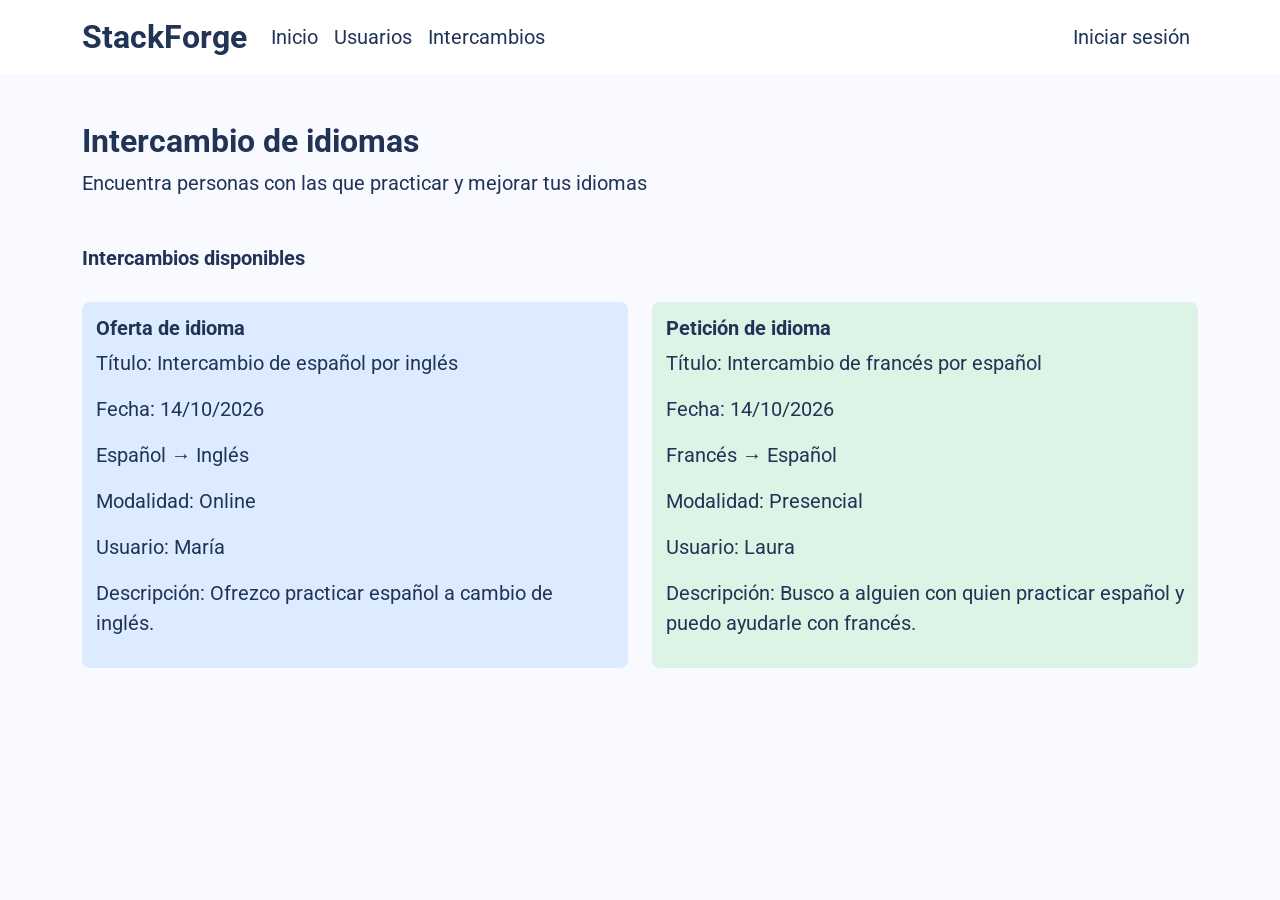
<file: index.html>
<!DOCTYPE html>
<html lang="es">
<head>
    <meta charset="UTF-8">
    <meta name="viewport" content="width=device-width, initial-scale=1.0">
    <title>StackForge - Dashboard</title>

    <!-- Bootstrap -->
    <link href="https://cdn.jsdelivr.net/npm/bootstrap@5.3.3/dist/css/bootstrap.min.css" rel="stylesheet">

    <!-- Estilos propios -->
    <link rel="stylesheet" href="css/styles.css">
</head>
<body>

<!-- Barra de navegación -->
<nav class="navbar navbar-expand-lg">
    <div class="container">
        <a class="navbar-brand" href="index.html">StackForge</a>

        <button class="navbar-toggler" type="button"
                data-bs-toggle="collapse"
                data-bs-target="#menuNavegacion"
                aria-controls="menuNavegacion"
                aria-expanded="false"
                aria-label="Abrir menú">
            <span class="navbar-toggler-icon"></span>
        </button>

        <div class="collapse navbar-collapse" id="menuNavegacion">
            <ul class="navbar-nav">
                <li class="nav-item">
                    <a class="nav-link" href="index.html">Inicio</a>
                </li>
                <li class="nav-item">
                    <a class="nav-link" href="usuarios.html">Usuarios</a>
                </li>
                <li class="nav-item">
                    <a class="nav-link" href="intercambios.html">Intercambios</a>
                </li>
            </ul>

            <ul class="navbar-nav ms-auto">
                <li class="nav-item">
                    <a class="nav-link" href="login.html" id="enlace-login">Iniciar sesión</a>
                </li>
                <li class="nav-item">
                    <button type="button" class="nav-link" id="cerrar-sesion" hidden>
                        Cerrar sesión
                    </button>
                </li>
            </ul>
        </div>
    </div>
</nav>

<!-- Contenido del Dashboard -->
<main class="container mt-5">
    <h1>Intercambio de idiomas</h1>

    <p>Encuentra personas con las que practicar y mejorar tus idiomas</p>

    <section class="mt-5">
        <h2>Intercambios disponibles</h2>

        <div id="lista-intercambios" class="row g-4 mt-2">
            <!-- Las tarjetas se generarán con JavaScript -->
        </div>
    </section>
</main>

<!-- Bootstrap JavaScript -->
<script src="https://cdn.jsdelivr.net/npm/bootstrap@5.3.3/dist/js/bootstrap.bundle.min.js"></script>

<!-- JavaScript del Dashboard -->
<script type="module" src="js/dashboard.js"></script>

</body>
</html>
</file>
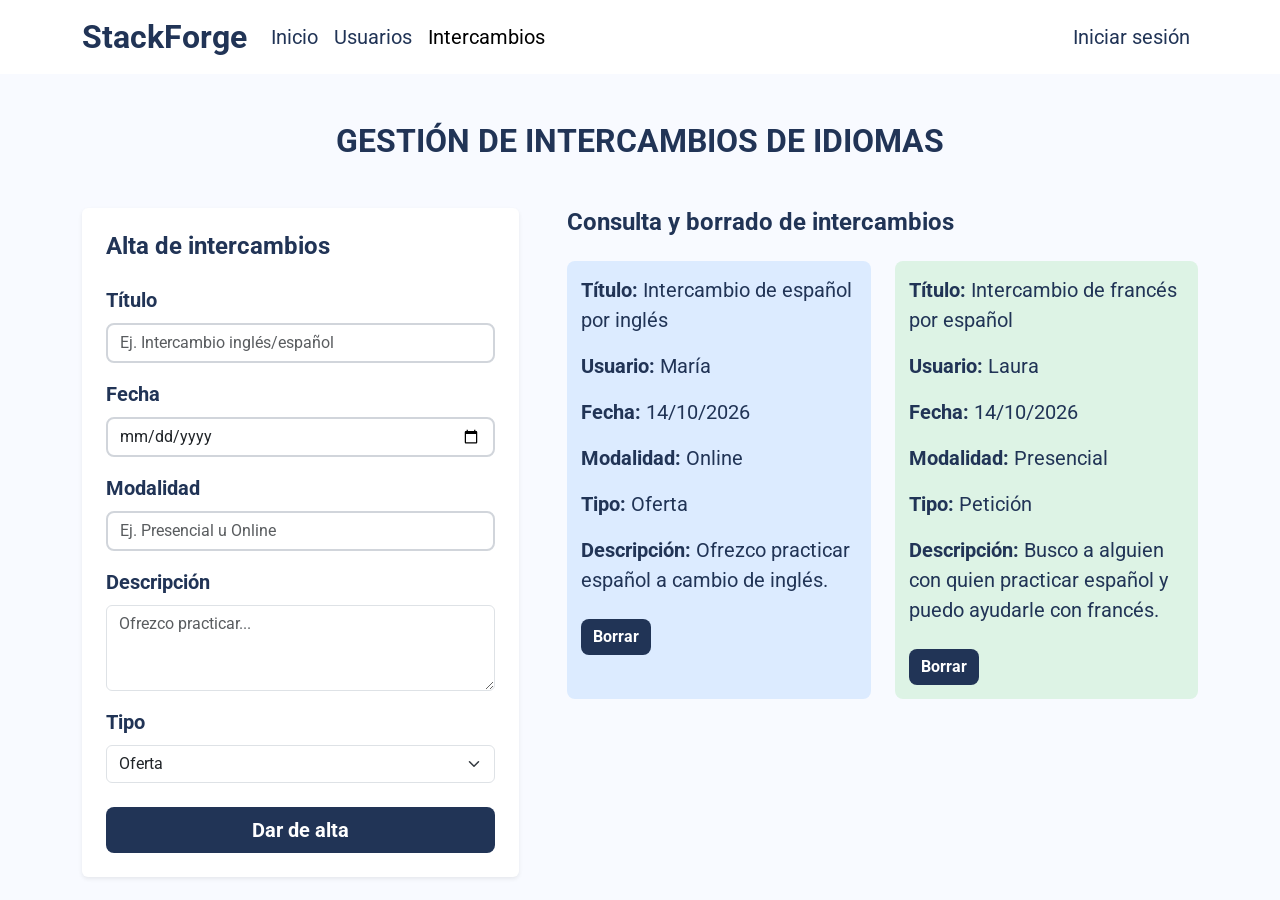
<file: intercambios.html>
<!DOCTYPE html>
<html lang="es">
<head>
    <meta charset="UTF-8">
    <meta name="viewport" content="width=device-width, initial-scale=1.0">
    <title>StackForge - Gestión de Intercambios</title>

    <!-- Bootstrap -->
    <link href="https://cdn.jsdelivr.net/npm/bootstrap@5.3.3/dist/css/bootstrap.min.css" rel="stylesheet">

    <!-- Estilos propios -->
    <link rel="stylesheet" href="css/styles.css">
</head>
<body>

<!-- Barra de navegación común -->
<nav class="navbar navbar-expand-lg">
    <div class="container">
        <a class="navbar-brand" href="index.html">StackForge</a>

        <button class="navbar-toggler" type="button"
                data-bs-toggle="collapse"
                data-bs-target="#menuNavegacion"
                aria-controls="menuNavegacion"
                aria-expanded="false"
                aria-label="Abrir menú">
            <span class="navbar-toggler-icon"></span>
        </button>

        <div class="collapse navbar-collapse" id="menuNavegacion">
            <ul class="navbar-nav">
                <li class="nav-item">
                    <a class="nav-link" href="index.html">Inicio</a>
                </li>
                <li class="nav-item">
                    <a class="nav-link" href="usuarios.html">Usuarios</a>
                </li>
                <li class="nav-item">
                    <a class="nav-link active" href="intercambios.html">Intercambios</a>
                </li>
            </ul>

            <ul class="navbar-nav ms-auto">
                <li class="nav-item">
                    <a class="nav-link" href="login.html" id="enlace-login">Iniciar sesión</a>
                </li>
                <li class="nav-item">
                    <button type="button" class="nav-link" id="cerrar-sesion" hidden>
                        Cerrar sesión
                    </button>
                </li>
            </ul>
        </div>
    </div>
</nav>

<!-- Contenido de Gestión de Intercambios -->
<main class="container mt-5">
    <h1 class="text-center text-uppercase fw-bold mb-5">Gestión de Intercambios de Idiomas</h1>

    <div class="row g-5">
        
        <!-- COLUMNA IZQUIERDA: Formulario de Alta (Responsive: col-12 col-lg-5) -->
        <section class="col-12 col-lg-5">
            <div class="contenedor-login shadow-sm rounded p-4 bg-white">
                <h2 class="fs-4 fw-bold mb-4">Alta de intercambios</h2>
                
                <form id="mi-formulario">
                    <div class="mb-3">
                        <label for="input-titulo" class="form-label">Título</label>
                        <input type="text" id="input-titulo" class="form-control" placeholder="Ej. Intercambio inglés/español" required>
                    </div>

                    <div class="mb-3">
                        <label for="input-fecha" class="form-label">Fecha</label>
                        <input type="date" id="input-fecha" class="form-control" required>
                    </div>

                    <div class="mb-3">
                        <label for="input-modalidad" class="form-label">Modalidad</label>
                        <input type="text" id="input-modalidad" class="form-control" placeholder="Ej. Presencial u Online" required>
                    </div>

                    <div class="mb-3">
                        <label for="textarea-descripcion" class="form-label">Descripción</label>
                        <textarea id="textarea-descripcion" class="form-control" rows="3" placeholder="Ofrezco practicar..." required></textarea>
                    </div>

                    <div class="mb-4">
                        <label for="select-tipo" class="form-label">Tipo</label>
                        <select id="select-tipo" class="form-select" required>
                            <option value="oferta">Oferta</option>
                            <option value="peticion">Petición</option>
                        </select>
                    </div>

                    <button type="submit" class="boton-alta w-100 py-2">Dar de alta</button>
                </form>
            </div>
        </section>

        <!-- COLUMNA DERECHA: Consulta y Borrado Dinámico (Responsive: col-12 col-lg-7) -->
        <section class="col-12 col-lg-7">
            <h2 class="fs-4 fw-bold mb-4">Consulta y borrado de intercambios</h2>
            
            <!-- Contenedor responsive con las clases nativas row y g-4 de tu aplicación -->
            <div id="lista-intercambios" class="row g-4">
                <!-- Las tarjetas dinámicas se inyectarán aquí mediante js/intercambios.js -->
            </div>
        </section>

    </div>
</main>

<!-- Bootstrap JavaScript -->
<script src="https://cdn.jsdelivr.net/npm/bootstrap@5.3.3/dist/js/bootstrap.bundle.min.js"></script>

<!-- Script específico JavaScript para la gestión de intercambios (Persona 3) -->
<script type="module" src="js/intercambios.js"></script>

</body>
</html>
</file>
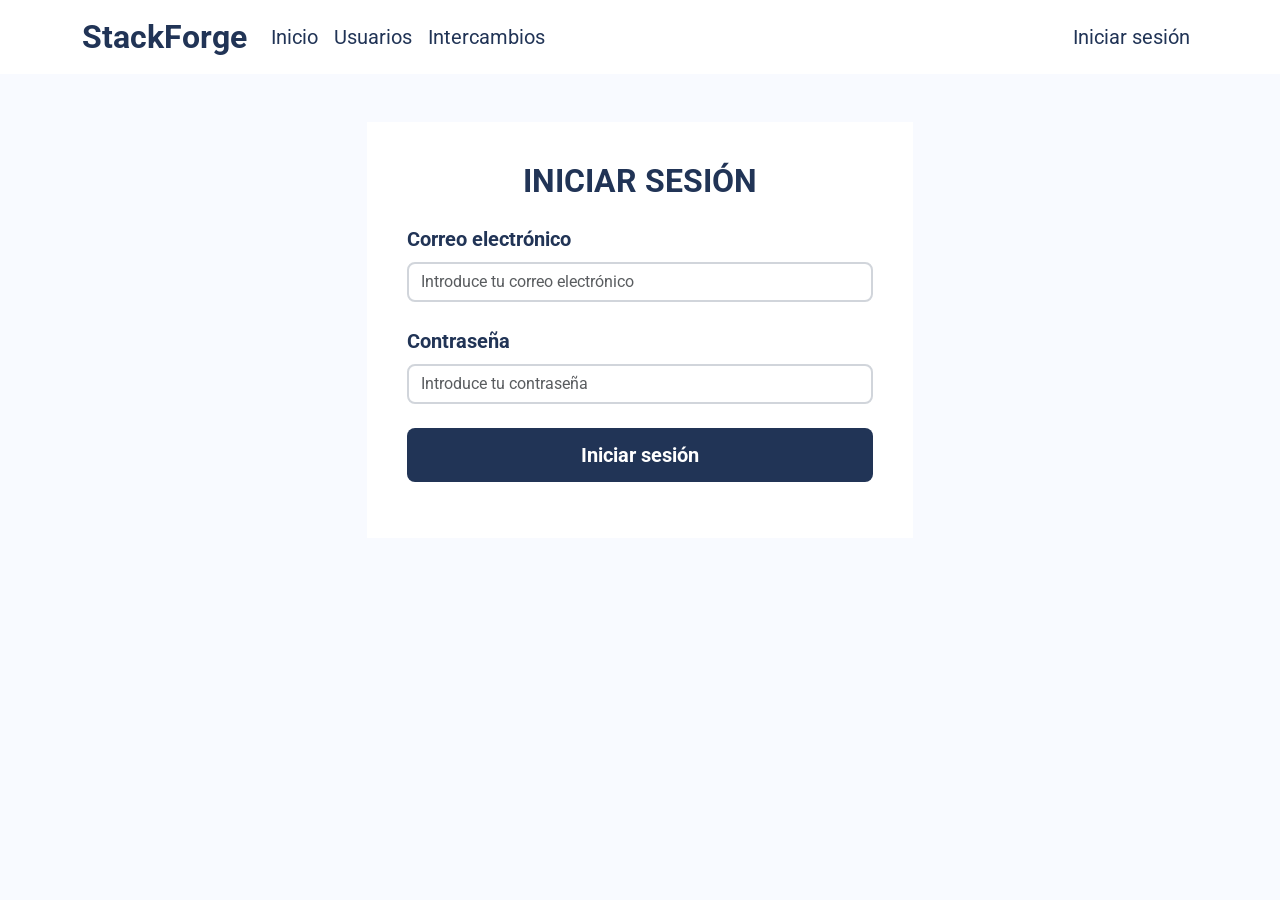
<file: login.html>
<!DOCTYPE html>
<html lang="es">
<head>
    <meta charset="UTF-8">
    <meta name="viewport" content="width=device-width, initial-scale=1.0">
    <title>StackForge - Iniciar sesión</title>

    <!-- Bootstrap -->
    <link href="https://cdn.jsdelivr.net/npm/bootstrap@5.3.3/dist/css/bootstrap.min.css" rel="stylesheet">

    <!-- Estilos propios -->
    <link rel="stylesheet" href="css/styles.css">
</head>
<body>

<!-- Barra de navegación -->
<nav class="navbar navbar-expand-lg">
    <div class="container">
        <a class="navbar-brand" href="index.html">StackForge</a>

        <button class="navbar-toggler" type="button"
                data-bs-toggle="collapse"
                data-bs-target="#menuNavegacion"
                aria-controls="menuNavegacion"
                aria-expanded="false"
                aria-label="Abrir menú">
            <span class="navbar-toggler-icon"></span>
        </button>

        <div class="collapse navbar-collapse" id="menuNavegacion">
            <ul class="navbar-nav">
                <li class="nav-item">
                    <a class="nav-link" href="index.html">Inicio</a>
                </li>
                <li class="nav-item">
                    <a class="nav-link" href="usuarios.html">Usuarios</a>
                </li>
                <li class="nav-item">
                    <a class="nav-link" href="intercambios.html">Intercambios</a>
                </li>
            </ul>

            <ul class="navbar-nav ms-auto">
                <li class="nav-item">
                    <a class="nav-link" href="login.html" id="enlace-login">Iniciar sesión</a>
                </li>
                <li class="nav-item">
                    <button type="button" class="nav-link" id="cerrar-sesion" hidden>
                        Cerrar sesión
                    </button>
                </li>
            </ul>
        </div>
    </div>
</nav>

<!-- Formulario de inicio de sesión -->
<main class="container mt-5">
    <div class="row justify-content-center">
        <div class="col-12 col-md-6">

            <section class="contenedor-login">
                <h1 class="text-center mb-4">INICIAR SESIÓN</h1>

                <form id="formulario-login">
                    <div class="mb-4">
                        <label for="email" class="form-label">Correo electrónico</label>
                        <input type="email"
                               class="form-control"
                               id="email"
                               placeholder="Introduce tu correo electrónico"
                               required>
                    </div>

                    <div class="mb-4">
                        <label for="password" class="form-label">Contraseña</label>
                        <input type="password"
                               class="form-control"
                               id="password"
                               placeholder="Introduce tu contraseña"
                               required>
                    </div>

                    <button type="submit" class="boton-login w-100">
                        Iniciar sesión
                    </button>

                    <p id="mensaje-login" class="mt-3" aria-live="polite"></p>
                </form>
            </section>

        </div>
    </div>
</main>

<!-- Bootstrap JavaScript -->
<script src="https://cdn.jsdelivr.net/npm/bootstrap@5.3.3/dist/js/bootstrap.bundle.min.js"></script>

<!-- JavaScript del Login -->
<script type="module" src="js/login.js"></script>

</body>
</html>
</file>
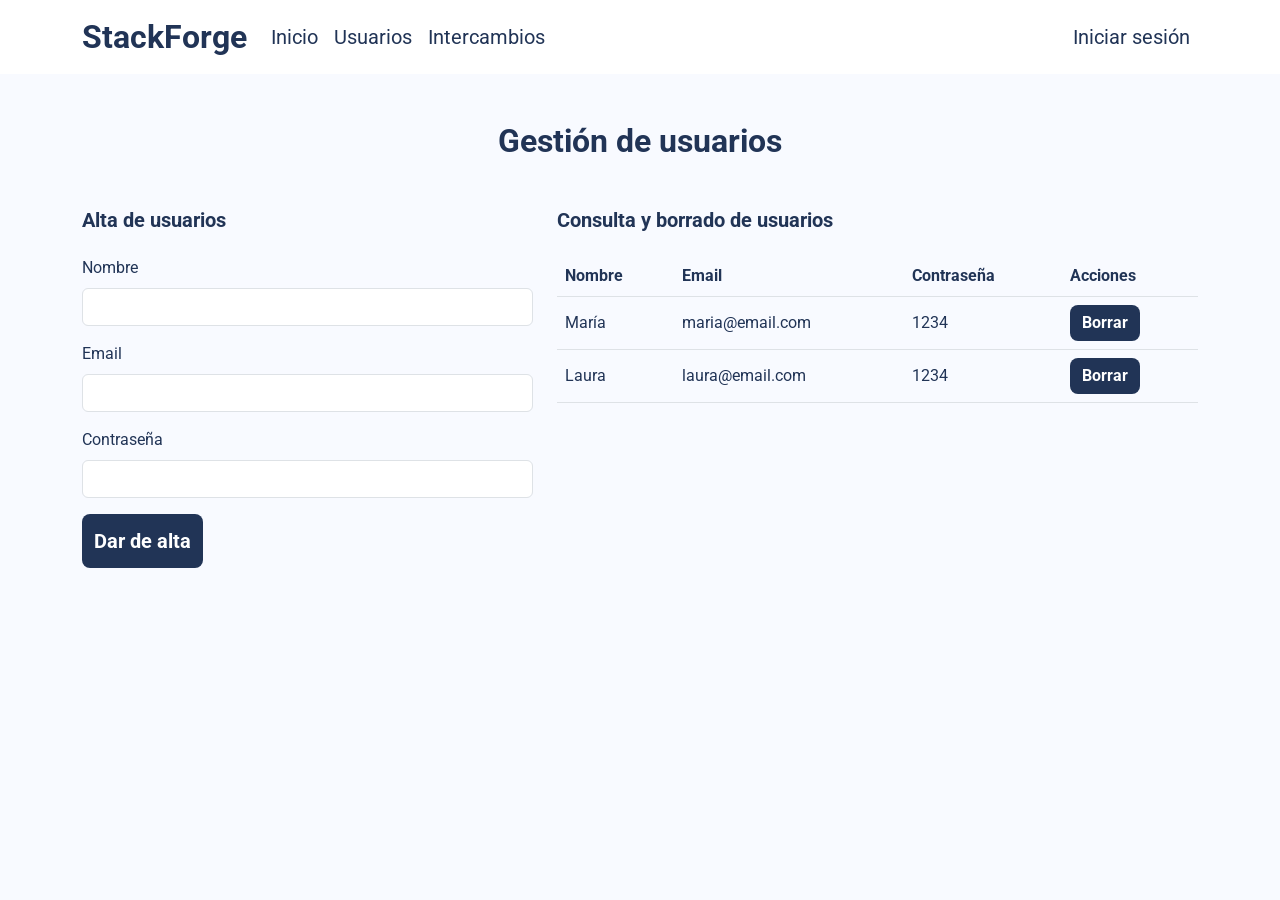
<file: usuarios.html>
<!DOCTYPE html>
<html lang="es">
<head>
    <meta charset="UTF-8">
    <meta name="viewport" content="width=device-width, initial-scale=1.0">
    <title>StackForge - Gestión de usuarios</title>

    <!-- Bootstrap -->
    <link href="https://cdn.jsdelivr.net/npm/bootstrap@5.3.3/dist/css/bootstrap.min.css" rel="stylesheet">

    <!-- Estilos propios -->
    <link rel="stylesheet" href="css/styles.css">
</head>
<body>

<!-- Barra de navegación -->
<nav class="navbar navbar-expand-lg">
    <div class="container">
        <a class="navbar-brand" href="index.html">StackForge</a>

        <button class="navbar-toggler" type="button"
                data-bs-toggle="collapse"
                data-bs-target="#menuNavegacion"
                aria-controls="menuNavegacion"
                aria-expanded="false"
                aria-label="Abrir menú">
            <span class="navbar-toggler-icon"></span>
        </button>

        <div class="collapse navbar-collapse" id="menuNavegacion">
            <ul class="navbar-nav">
                <li class="nav-item">
                    <a class="nav-link" href="index.html">Inicio</a>
                </li>
                <li class="nav-item">
                    <a class="nav-link" href="usuarios.html">Usuarios</a>
                </li>
                <li class="nav-item">
                    <a class="nav-link" href="intercambios.html">Intercambios</a>
                </li>
            </ul>

            <ul class="navbar-nav ms-auto">
                <li class="nav-item">
                    <a class="nav-link" href="login.html" id="enlace-login">Iniciar sesión</a>
                </li>
                <li class="nav-item">
                    <button type="button" class="nav-link" id="cerrar-sesion" hidden>
                        Cerrar sesión
                    </button>
                </li>
            </ul>
        </div>
    </div>
</nav>

    <main class="container mt-5">

        <h1 class="text-center mb-5">
            Gestión de usuarios
        </h1>

        <div class="row">

            <!-- Columna izquierda: formulario -->
            <section class="col-lg-5">
                <h2 class="mb-4">Alta de usuarios</h2>

                <form id="formUsuario">

                    <div class="mb-3">
                        <label for="nombre" class="form-label">Nombre</label>
                        <input type="text" class="form-control"
                            id="nombre" name="nombre" required>
                    </div>

                    <div class="mb-3">
                        <label for="email" class="form-label">Email</label>
                        <input type="email" class="form-control"
                            id="email" name="email" required>
                    </div>

                    <div class="mb-3">
                        <label for="password" class="form-label">Contraseña</label>
                        <input type="password" class="form-control"
                            id="password" name="password" required>
                    </div>

                    <button type="submit" class="btn boton-alta">
                    Dar de alta
                    </button>

                </form>
            </section>

            <!-- Columna derecha: tabla -->

            <section class="col-lg-7 mt-4 mt-lg-0">
                <h2 class="mb-4">Consulta y borrado de usuarios</h2>

                <div class="table-responsive">
                    <table class="table tabla-usuarios">
                        <thead>
                            <tr>
                                <th>Nombre</th>
                                <th>Email</th>
                                <th>Contraseña</th>
                                <th>Acciones</th>
                            </tr>
                        </thead>

                        <tbody id="tablaUsuarios">
                            <!-- Los usuarios se añadirán con JavaScript -->
                        </tbody>
                    </table>
                </div>
            </section>


        </div>

    </main>

<!-- Bootstrap JavaScript -->
<script src="https://cdn.jsdelivr.net/npm/bootstrap@5.3.3/dist/js/bootstrap.bundle.min.js"></script>

<!-- JavaScript de Usuarios -->
<script type="module" src="js/usuarios.js"></script>

</body>
</html>
</file>
<file: css/styles.css>
@import url('https://fonts.googleapis.com/css2?family=Roboto:wght@400;500;700&display=swap');
/* Estilos generales */
body {
    font-family: 'Roboto', sans-serif;
    background-color: #F8FAFF;
    color: #213456;
    margin: 0;
}

/* Barra de navegación */
.navbar {
    background-color: #FFFFFF;
}

.navbar-brand {
    font-size: 32px;
    font-weight: bold;
    color: #213456;
}

.nav-link {
    font-size: 20px;
    color: #213456;
}

/* Títulos y textos */
h1 {
    font-size: 32px;
    font-weight: bold;
}

h2 {
    font-size: 20px;
    font-weight: bold;
}

p {
    font-size: 20px;
}

/* Dashboard */
.tarjeta-intercambio {
    border-radius: 8px;
    padding: 14px;
    font-size: 20px;
}

.tarjeta-intercambio h3 {
    font-size: 20px;
    font-weight: bold;
}

.tarjeta-intercambio p {
    font-size: 20px;
}

.tarjeta-oferta {
    background-color: #DCEBFF;
}

.tarjeta-peticion {
    background-color: #DDF3E5;
}

/* Login */
.contenedor-login {
    background-color: #FFFFFF;
    padding: 40px;
}

.contenedor-login label {
    font-size: 20px;
    font-weight: bold;
}

.contenedor-login input {
    border: 2px solid #D1D5DB;
    border-radius: 8px;
}

.boton-login {
    background-color: #213456;
    color: #FFFFFF;
    font-size: 20px;
    font-weight: bold;
    border: none;
    border-radius: 8px;
    padding: 12px;
}

.boton-login:hover {
    background-color: #172642;
    color: #FFFFFF;
}

/* Usuarios */

.boton-alta,
.boton-borrar {
    background-color: #213456;
    color: #FFFFFF;
    font-size: 20px;
    font-weight: bold;
    border: none;
    border-radius: 8px;
    padding: 12px;
}

.boton-alta:hover,
.boton-borrar:hover {
    background-color: #172642;
    color: #FFFFFF;
}

.boton-borrar {
    font-size: 16px;
    padding: 6px 12px;
}

.tabla-usuarios {
    font-size: 16px;
    --bs-table-bg: #F8FAFF;
    --bs-table-color: #213456;
}

.tabla-usuarios th {
    color: #213456;
    font-weight: bold;
}

.tabla-usuarios td {
    vertical-align: middle;
}

/* Animación de las tarjetas */
.tarjeta-intercambio {
    animation: aparecer 0.5s ease;
    transition: transform 0.2s ease;
}

.tarjeta-intercambio:hover {
    transform: translateY(-5px);
}

@keyframes aparecer {
    from {
        opacity: 0;
        transform: translateY(10px);
    }

    to {
        opacity: 1;
        transform: translateY(0);
    }
}
</file>
